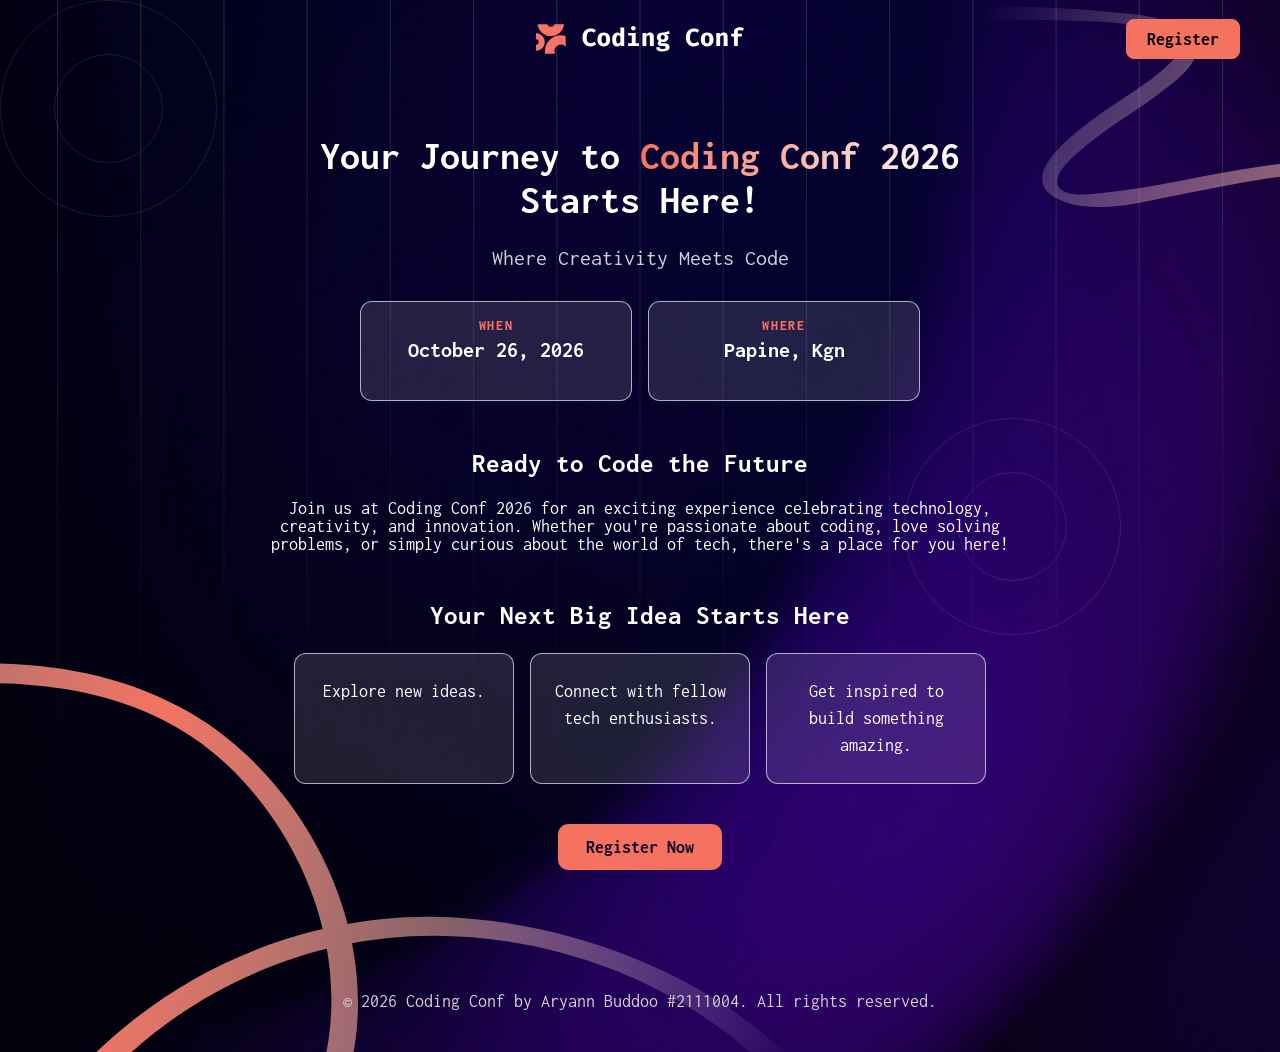
<file: index.html>
<!DOCTYPE html>
<html lang="en">
    <head>
        <meta charset="UTF-8">
        <meta name="viewport" content="width=device-width, initial-scale=1.0">
        <title>Coding Conf | Home</title>
        <link href="https://fonts.googleapis.com/css2?family=Inconsolata:wght@400;500;700;800&display=swap" rel="stylesheet">
        <link rel="stylesheet" href="style.css">
        <link rel="icon" href="logo-mark.svg" type="image/svg">
    </head>
    <body>
        <header>
            <img src="logo-full.svg" alt="Coding Conf Logo">
            <nav>
                <ul>
                    <li><a href="login.html">Register</a></li>
                </ul>
            </nav>
        </header>
        <main>
            <section class="event">
                <h1>Your Journey to <span class="highlight">Coding Conf 2026</span> Starts Here!</h1>
                <p>Where Creativity Meets Code</p>
                <ul class="event_details">
                    <li class="info_card">
                        <p class="card_label">When</p>
                        <p class="card_value"><time datetime="2026-10-26">October 26, 2026</time></p> 
                    </li>
                    <li class="info_card">
                        <p class="card_label">Where</p> 
                        <p class="card_value">Papine, Kgn</p>
                    </li>
                </ul>
                
            </section>
            <section>
                <h2>Ready to Code the Future</h2>
                <p>Join us at Coding Conf 2026 for an exciting experience celebrating
                    technology, creativity, and innovation. Whether you're passionate
                    about coding, love solving problems, or simply curious about the
                    world of tech, there's a place for you here!</p>
            </section>
            <section>
                <h2>Your Next Big Idea Starts Here</h2>    
                <ul class="gains">
                    <li>Explore new ideas.</li>
                    <li>Connect with fellow tech enthusiasts.</li>
                    <li>Get inspired to build something amazing.</li>
                </ul>
                <a class="press" href="login.html">Register Now</a>
            </section>
        </main>
        <footer>
            <p>&copy; 2026 Coding Conf by Aryann Buddoo #2111004. All rights reserved.</p>
        </footer>
    </body> 
</html>
</file>
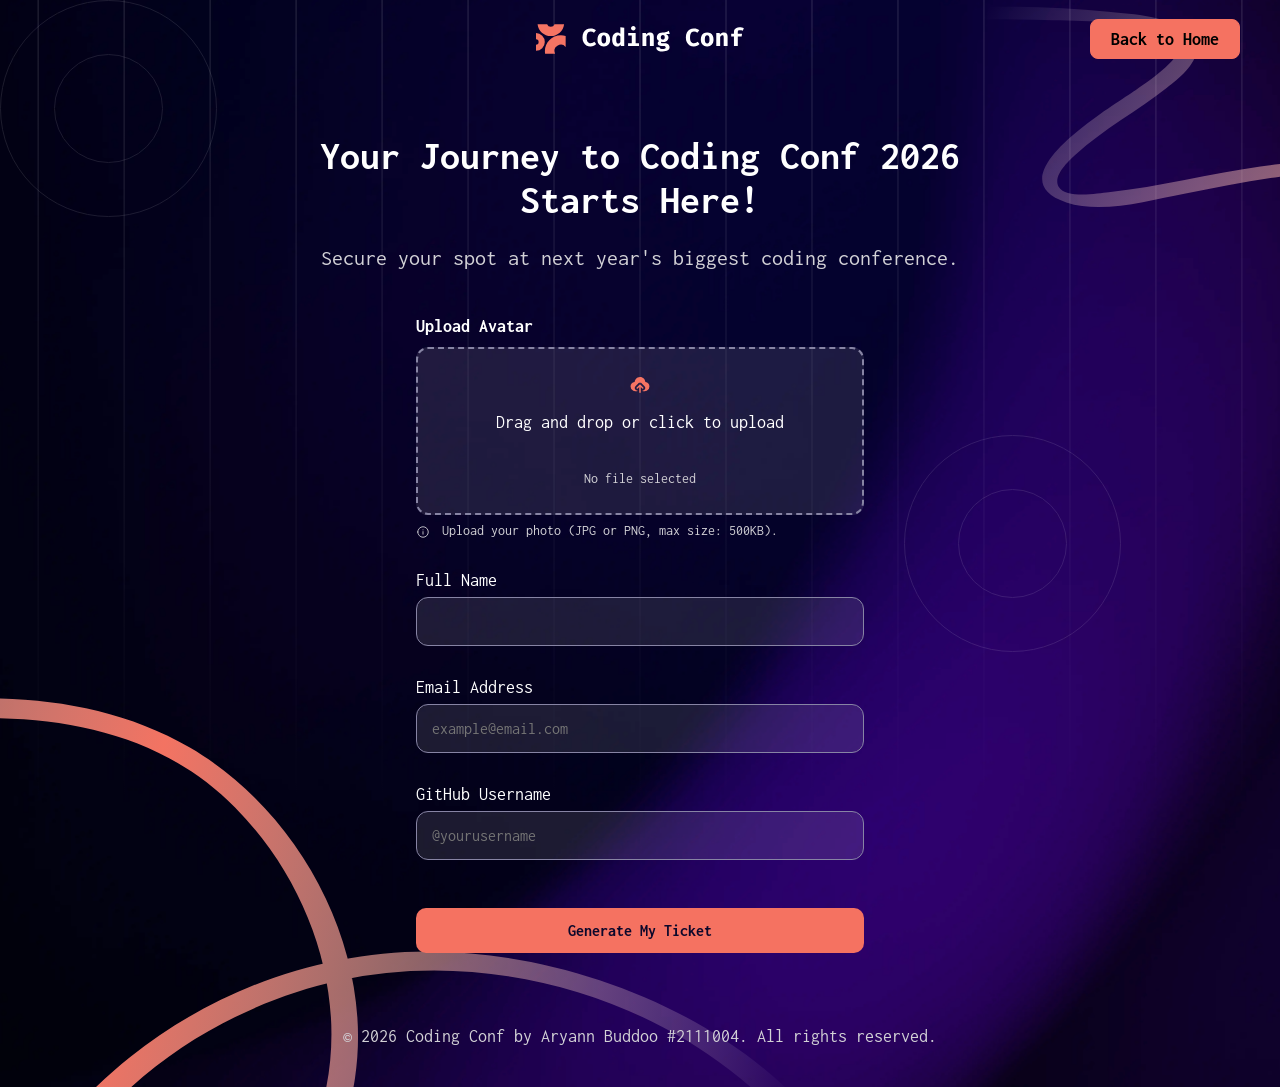
<file: login.html>
<!DOCTYPE html>
<html lang="en">
    <head>
        <meta charset="UTF-8">
        <meta name="viewport" content="width=device-width, initial-scale=1.0">
        <title>Coding Conf | Info</title>
       <link href="https://fonts.googleapis.com/css2?family=Inconsolata:wght@400;500;700;800&display=swap" rel="stylesheet"> 
        <link rel="stylesheet" href="style.css">
        <link rel="icon" href="logo-mark.svg" type="image/svg">
    </head>
    <body>
        <header>
            <img src="logo-full.svg" alt="Coding Conf Logo">
            <nav>
                <ul>
                    <li><a href="index.html">Back to Home</a></li>
                </ul>
            </nav>
        </header>
        <main>
            <section class="event_form">
                <h1>Your Journey to Coding Conf 2026 Starts Here!</h1>
                <p>Secure your spot at next year's biggest coding conference.</p>
            </section>

            <form id="ticket-form" class="registration_form" novalidate>

                <div class="form_info avatar_group">
                    <p class="field_label">Upload Avatar</p>
                    <label class="upload_area">
                        <img src="icon-upload.svg" alt="">
                        <span>Drag and drop or click to upload</span>
                        <input type="file" id="avatar" name="avatar" accept="image/png, image/jpeg">
                        <p id="file_test">No file selected</p>
                    </label>
                    <p id="avatar_message"><img src="icon-info.svg">
                        Upload your photo (JPG or PNG, max size: 500KB).</p>
                </div>

                <div class="form_info">
                    <label for="fullname">Full Name</label>
                    <input type="text" id="fullname" name="fullname">
                    <p id="fullname_message"></p>
                </div>

                <div class="form_info">
                    <label for="email">Email Address</label>
                    <input type="email" id="email" name="email" placeholder="example@email.com">
                    <p id="email_message"></p>
                </div>

                <div class="form_info">
                    <label for="github">GitHub Username</label>
                    <input type="text" id="github" name="github" placeholder="@yourusername">
                    <p id="github_message"></p>
                </div>
                <button type="submit" class="press">Generate My Ticket</button>
            </form>
        </main>
        <footer>
            <p>&copy; 2026 Coding Conf by Aryann Buddoo #2111004. All rights reserved.</p>
        </footer>
          <script src="validation.js"></script>
    </body>
</html>
</file>
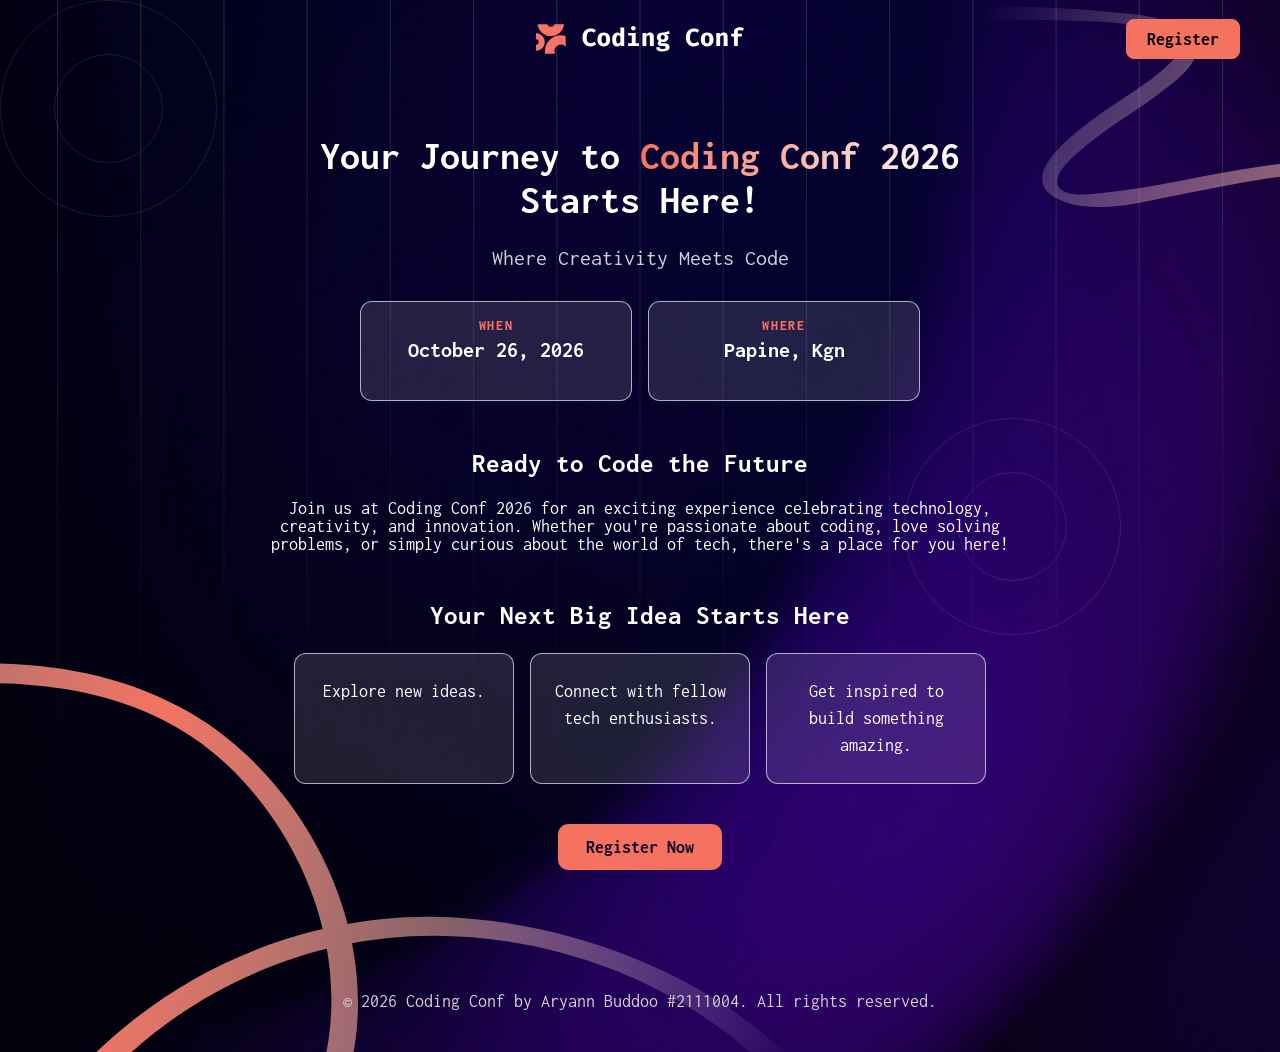
<file: ticket.html>
<!DOCTYPE html>
<html lang="en">
    <head>
        <meta charset="UTF-8">
        <meta name="viewport" content="width=device-width, initial-scale=1.0">
        <title>Coding Conf | Ticket</title>
        <link href="https://fonts.googleapis.com/css2?family=Inconsolata:wght@400;500;700;800&display=swap" rel="stylesheet">
        <link rel="stylesheet"style.css">
        <link rel="icon" href="logo-mark.svg" type="image/svg">
    </head>
    <body>
        <header>
            <img src="logo-full.svg" alt="Coding Conf Logo">
            <nav>
                <ul>
                    <li><a href="index.html">Back to Home</a></li>
                </ul>
            </nav>
        </header>
        <main class="ticket_page">
            <h1>Congrats, <span id="ticket-name"></span>! Your ticket is ready.</h1>
            <p>We've emailed your ticket to <span id="ticket-email"></span> 
               and will send updates in the run up to the event.</p>
            
            <article class="ticket">
                <div class="ticket_header"><img src="logo-full.svg" alt="Coding Conf">
                    <p>Oct 26, 2026 / Papine, Kgn</p>
                </div>

                <div class="ticket_details">
                    <img id="ticket-avatar" alt="">
                    <div class="ticket_info">
                        <h2 id="ticket-fullname"></h2>
                        <p><img src="icon-github.svg" alt="GitHub">
                            <span id="ticket-github"></span></p>
                    </div>
                </div>
                <p id="ticket-number"></p>
            </article>
        </main>
        <footer>
            <p>&copy; 2026 Coding Conf by Aryann Buddoo #2111004. All rights reserved.</p>
        </footer>
        <script src="ticket.js"></script>
    </body>
</html>
</file>
<file: style.css>
:root {
    --neutral-0: rgb(255, 255, 255);
    --neutral-300: rgb(210, 209, 214);
    --neutral-500: rgb(135, 132, 164);
    --neutral-700: rgb(75, 72, 106);
    --neutral-900: rgb(12, 8, 43);
    --orange-500: rgb(245, 114, 97);
    --orange-700: rgb(225, 97, 81);
    --gradient-text: linear-gradient(to right, rgb(245, 114, 97), rgb(255, 255, 255));
    --bg-main: url("background-mobile.png");
    --squiggle-bottom: url("pattern-squiggly-line-bottom-mobile-tablet.svg");
}

* {
    box-sizing:border-box;
}

body {
    margin: 0;
    min-height: 100vh;
    font-family: 'Inconsolata', 'Courier New', monospace;
    font-size: 18px;
    color: var(--neutral-0);
    background-color: var(--neutral-900);


    background-image:
        url("pattern-squiggly-line-top.svg"),
        var(--squiggle-bottom), 
        url("pattern-circle.svg"),
        url("pattern-circle.svg"),
        url("pattern-lines.svg"),
        var(--bg-main);
    background-repeat: no-repeat;
    background-position: right top, left bottom, left top, right 15% top 50%, center top, center;
    background-size: 192px auto, 256px auto, 128px auto, 128px auto, cover, cover;
}

header {
    position: relative;
    display: flex;
    justify-content:center;
    align-items: center;
    gap: 16px;
    padding: 24px;
}

header img {
    height: 30px;
    width: auto;
    display: block;
}

nav ul {
    display: flex;
    gap: 24px;
    margin:auto;
    padding: 0;
    list-style: none;
}

header nav {
    position: absolute;
    right: 40px;
    top: 50%;
    transform: translateY(-50%);
}

nav a {
    color: black;
    background-color: var(--orange-500);
    padding: 10px 20px;
    border: 1px solid var(--orange-500);
    border-radius: 8px;
    text-decoration: none;
    display: inline-block;
    font-weight: 700;
}

nav a:hover {
    background-color: var(--orange-700);
    border-color: var(--orange-700);
}

main {
    max-width: 800px;
    margin: 0 auto;
    padding: 32px 24px;
    text-align: center;
}

section {
    margin-bottom: 48px;
}

h1 {
    font-size: 40px;
    line-height: 1.1;
    max-width: 750px;
    margin: 24px auto;
}

.event > p {
    font-size: 22px;
    color: var(--neutral-300);
    margin: 20px 0 32px;
}

.event_details {
    display: flex;
    justify-content: center;
    align-items: justify; 
    gap: 16px;
    margin: 32px auto 0;
    padding: 0; 
    list-style: none;

}

main li {
    margin-bottom: 0.5rem;
}

.highlight {
    background: var(--gradient-text);
    background-clip: text;
    -webkit-background-clip: text;
    color: transparent
}

.info_card {
    flex: 1 1 0;
    max-width: 272px;
    min-height: 100px;
    margin: 0;
    padding: 16px 20px;
    border: 1px solid rgba(255,255,255,0.65);
    border-radius: 12px;
    background: rgba(255,255,255,0.12);
    text-align: center;
}

body:has(.event) .card_label {
    margin: 0 0 2px;
    color: var(--orange-500);
    font-size: 14px;
    font-weight: 800;
    letter-spacing: 0.12em;
    text-transform: uppercase;
} 

body:has(.event) .card_value {
    margin: 0;
    color: var(--neutral-0);
    font-size: 22px;
    font-weight: 700;
    line-height: 1.35;
}

.gains {
    display: flex;
    justify-content: center;
    gap: 16px;
    padding: 0;
    margin: 24px 0;
    list-style: none;
}

.gains li {
    flex: 1;
    max-width: 220px;
    padding: 24px 16px;
    margin: 0;
    background: rgba(255, 255, 255, 0.12);
    border: 1px solid rgba(255, 255, 255, 0.65);
    border-radius: 12px;
    line-height: 1.5;
}

.press {
    display: inline-block;
    background-color: var(--orange-500);
    color: var(--neutral-900);
    padding: 14px 28px;
    border-radius: 10px;
    text-decoration: none;
    font-weight: 700;
    margin-top: 16px;
}

.press:is(:hover, :focus) {
    background-color: var(--orange-700);
    outline: 3px solid var(--neutral-0);
}

footer {
    padding: 1.5rem;
    text-align: center;
    color: var(--neutral-300);
}

.event_form > p {
    font-size: 22px;
    color: var(--neutral-300);
    margin: 20px 0 32px;
}

form {
    max-width: 28rem;
    margin: 2rem auto 0;
    text-align: left;
}

.registration_form .form_info{
    margin-bottom: 32px;
}

label {
    display: block;
    margin-bottom: 0.5rem;
}

input:not([type="file"]) {
    width: 100%;
    padding: 15px;
    background-color: rgba(255, 255, 255, 0.1);
    border: 1px solid var(--neutral-500);
    border-radius: 12px;
    color: var(--neutral-0);
    font-family: inherit;
    font-size: 1rem;
}

input[type="file"] {
    width: 100%;
    padding: 0;
    background-color: transparent;
    border: none;
    color: var(--neutral-300);
    font-family: inherit;
    cursor: pointer;
    font-size: 0;
}


input[type="file"]::file-selector-button {
    display: none;
}

.upload_area {
    display: flex;
    flex-direction: column;
    align-items: center;
    gap: 12px;
    padding: 24px;
    background-color: rgba(255, 255, 255, 0.1);
    border: 2px dashed var(--neutral-500);
    border-radius: 12px;
    cursor: pointer;
    line-height: 1.5;
}

.upload_area:hover {
    background-color: rgba(255, 255, 255, 0.2);
}

.upload_area:has(input:focus) {
    outline: 3px solid var(--neutral-0);
    outline-offset: 2px;
}

.upload_area img {
    width: 24px;
    height: 24px;
    object-fit: contain;
}

.field_label {
    margin: 0 0 12px;
    font-size: 1.125rem;
    font-weight: 700;
    color: var(--neutral-0);
}

input:is(:hover, :focus) {
    background-color: rgba(255, 255, 255, 0.2);
}

input:focus {
    outline: 3px solid var(--neutral-0);
    outline-offset: 2px;
}

form p {
    margin: 0.5rem 0 0;
    font-size: 0.875rem;
    color: var(--neutral-300);
}

form p img {
    width: 14px;
    height: 14px;
    vertical-align: middle;
    margin-right: 5px;
}

input.invalid {
    border-color: var(--orange-500);
}

div:has(input.invalid) p {
    color: var(--orange-500);
}

form .press {
    width: 100%;
    border: none;
    font-family: inherit;
    font-size: 1rem;
    font-weight: 700;
    cursor: pointer;
}


.ticket {
    position: relative;
    display: flex;
    flex-direction: column;
    width: 100%;
    max-width: 600px;
    aspect-ratio: 600 / 280;
    margin: 3rem auto 0;
    padding: 24px;
    background-image: url("pattern-ticket.svg");
    background-repeat: no-repeat;
    background-size: 100% 100%;
    text-align: left;
}

.ticket_page h1 {
    font-size: 50px;
    margin-bottom: 40px;
}

.ticket_page > p {
    font-size: 25px;
    margin-bottom: 100px;
}

.ticket_header {
    display: flex;
    flex-direction: column;
    align-items: flex-start;
    gap: 8px;
}

.ticket_header img {
    width: 200px;
    height: auto;
}

.ticket_header p {
    margin: 0;
    color: var(--neutral-300);
    font-size: 16px;
}

.ticket_details {
    display: flex;
    flex-direction: row;
    align-items: center;
    gap: 16px;
    margin-top: auto;
}

#ticket-avatar {
    display: block;
    width: 140px;
    height: 140px;
    border-radius: 10px;
    object-fit: cover;
    flex-shrink: 0;
}

.ticket_info {
    display: flex;
    flex-direction: column;
    align-items: flex-start;
    font-size: 70px;
}

.ticket_info h2 {
    margin: 0 0 8px;
    font-size: 24px;
    font-weight: 500;
}

.ticket_info p {
    display: flex;
    align-items: center;
    gap: 8px;
    margin: 0;
    color: var(--neutral-300);
    font-size: 16px;
}

.ticket_info p img {
    width: 18px;
    height: 18px;
}

#ticket-number {
    position: absolute;
    top: 50%;
    right: 24px;
    transform: translateY(-50%);
    margin: 0;
    writing-mode: vertical-rl;
    color: var(--neutral-500);
    font-size: 20px;
}

#ticket-email {
    color: var(--orange-500);
}

#ticket-name {
    background: var(--gradient-text);
    background-clip: text;
    -webkit-background-clip: text;
    color: transparent;
}


@media (min-width: 768px) {
    :root {
        --bg-main: url("background-tablet.png");
    }
}

@media (min-width: 1024px) {
    :root {
        --bg-main: url("background-desktop.png");
        --squiggle-bottom: url("pattern-squiggly-line-bottom-desktop.svg");
    }

    body {
        background-size: auto, auto, auto, auto, cover, cover;
    }
}

@media (max-width: 480px) {
    .ticket {
        padding: 16px;
    }

    .ticket_header img {
        width: 150px;
    }

    .ticket_header p {
        font-size: 12px;
    }

    .ticket_details {
        gap: 10px;
    }

    #ticket-avatar {
        width: 48px;
        height: 48px;
    }

    .ticket_info h2 {
        font-size: 16px;
    }

    .ticket_info p {
        font-size: 12px;
    }

    .ticket_info p img {
        width: 14px;
        height: 14px;
    }

    #ticket-number {
        right: 12px;
        font-size: 14px;
    }
}
</file>
